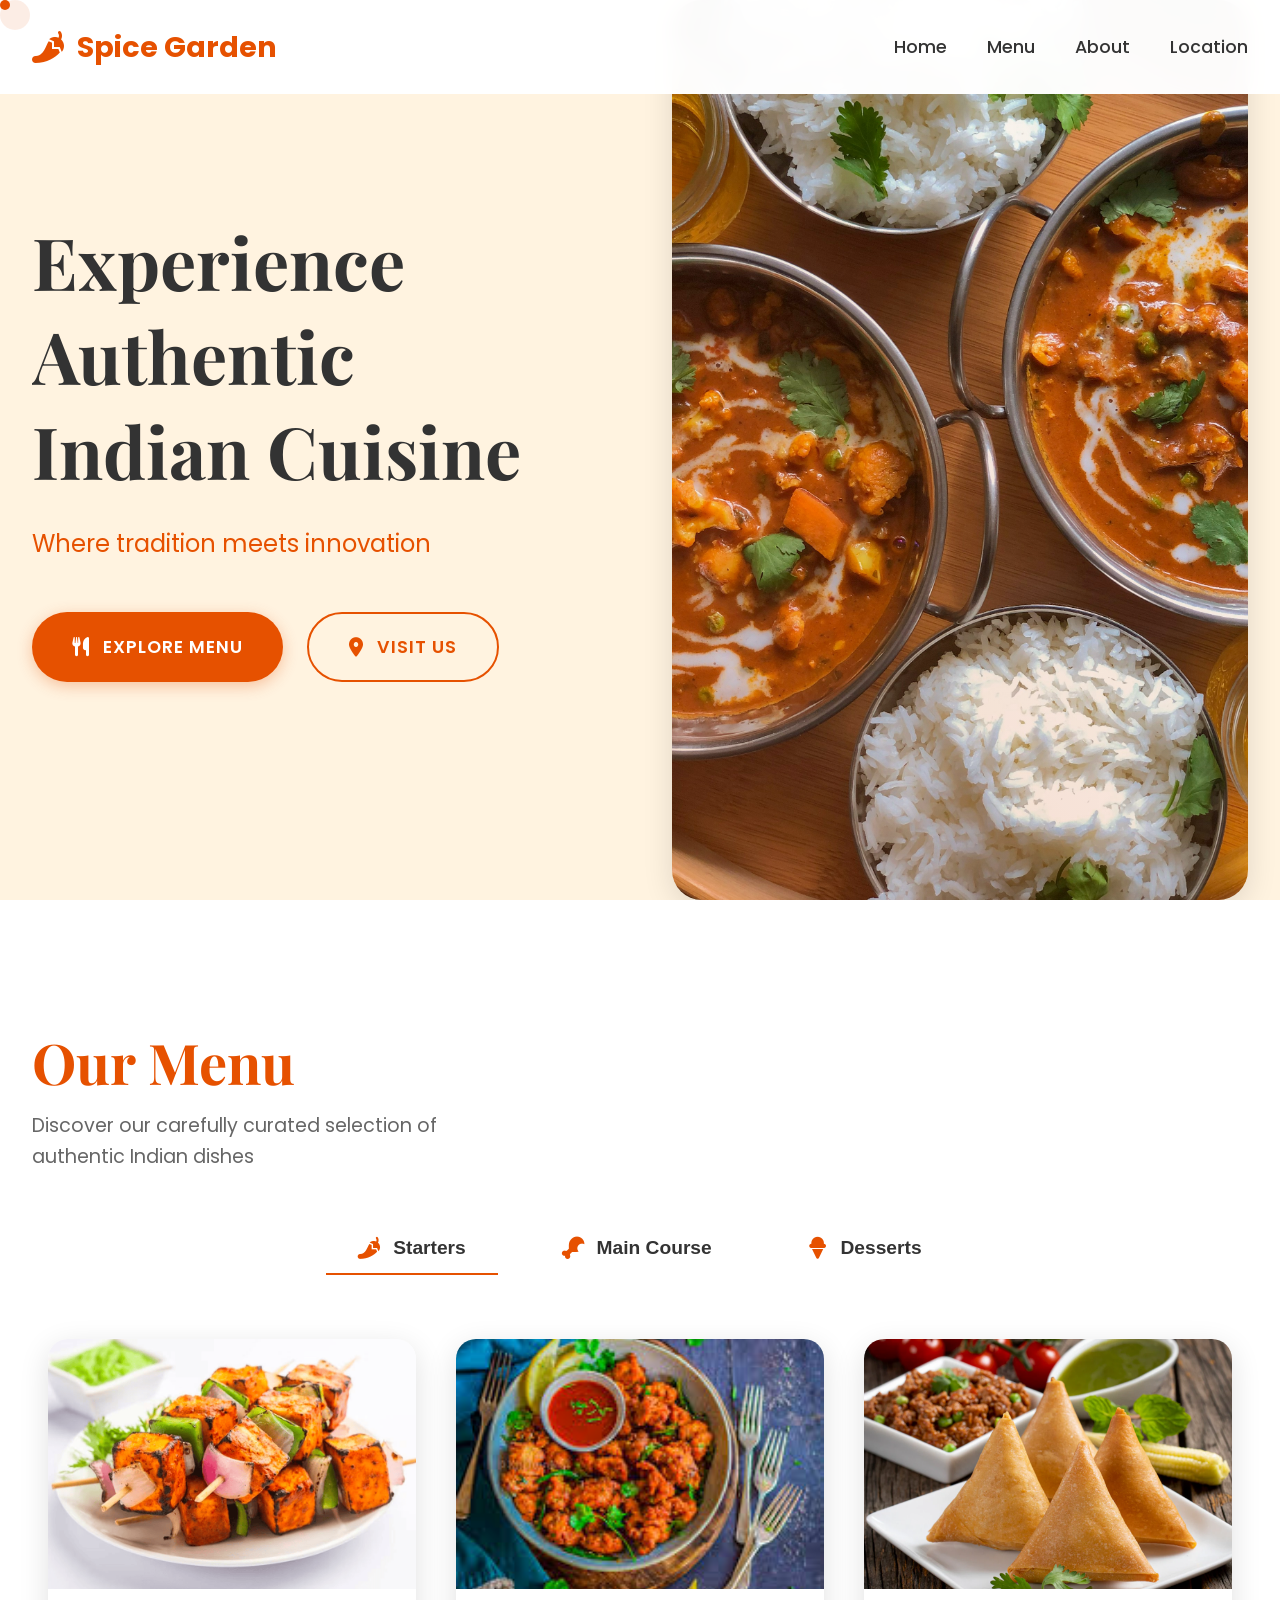
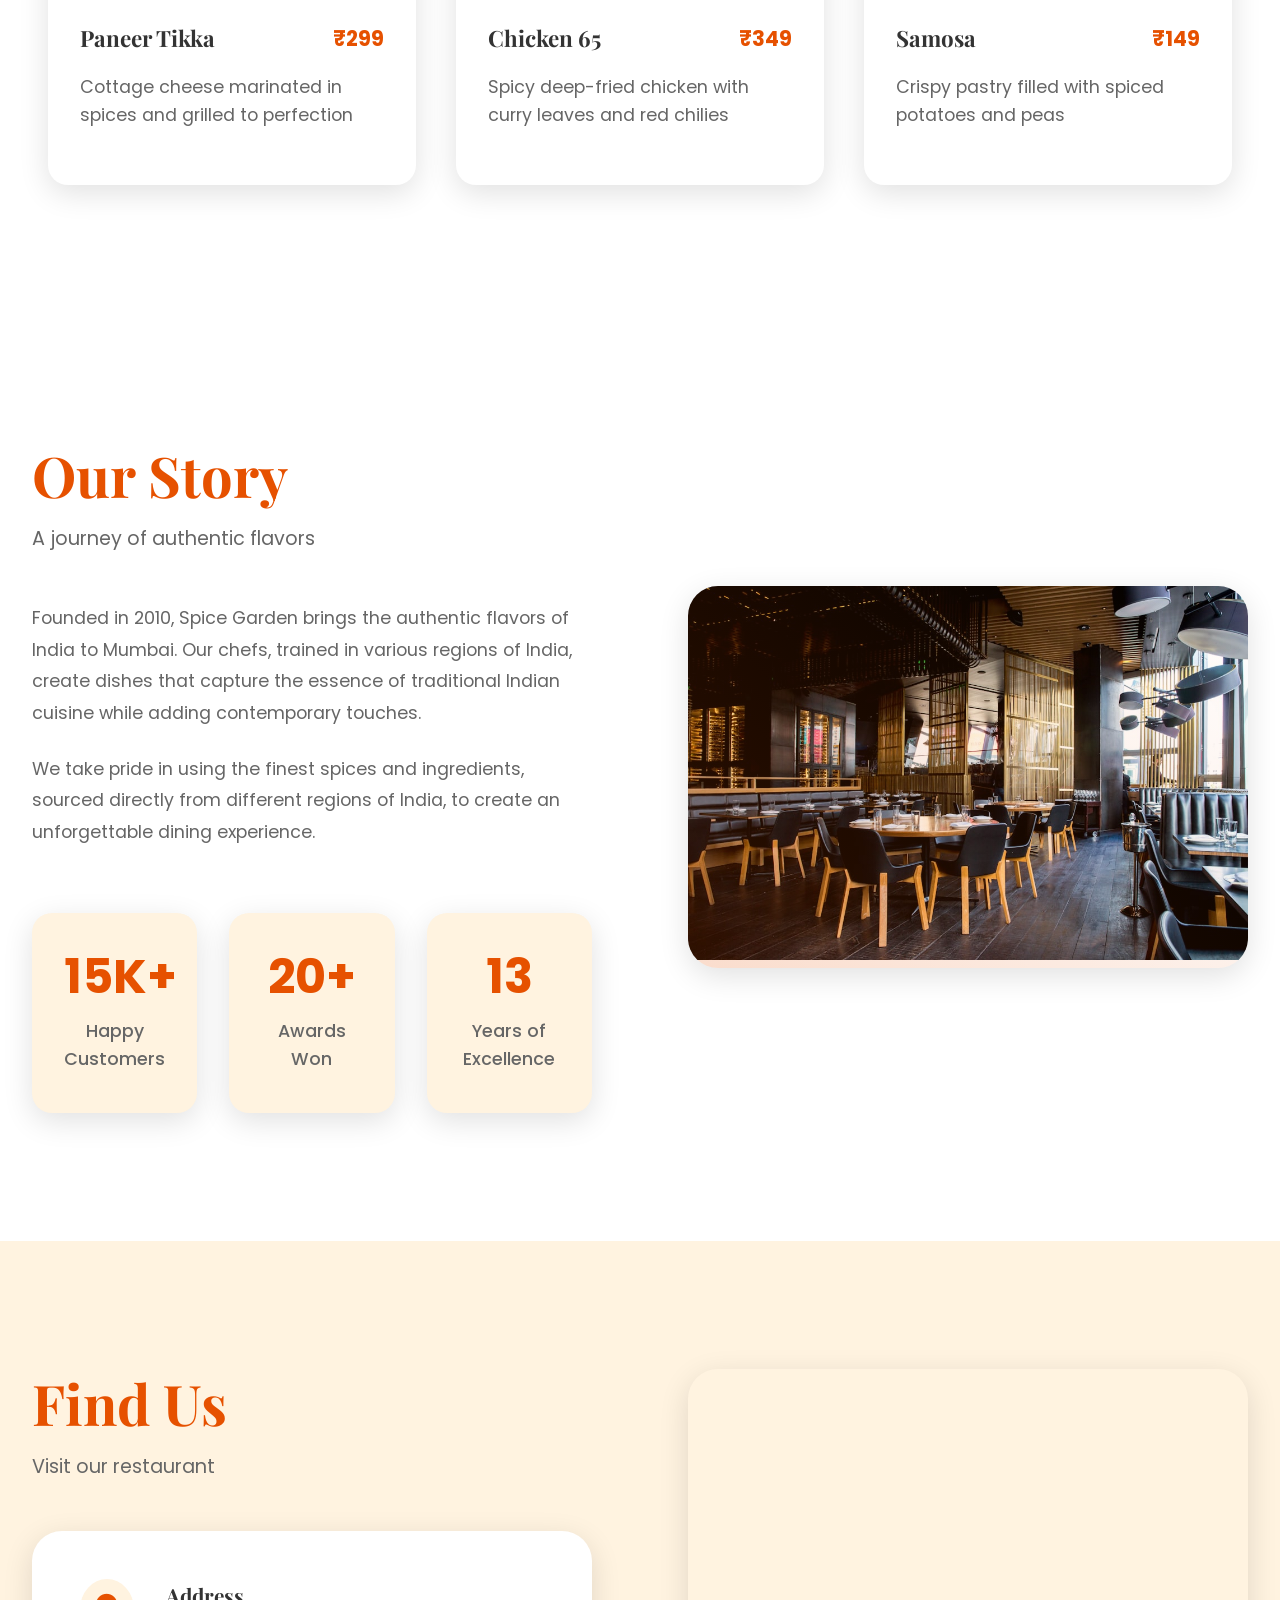
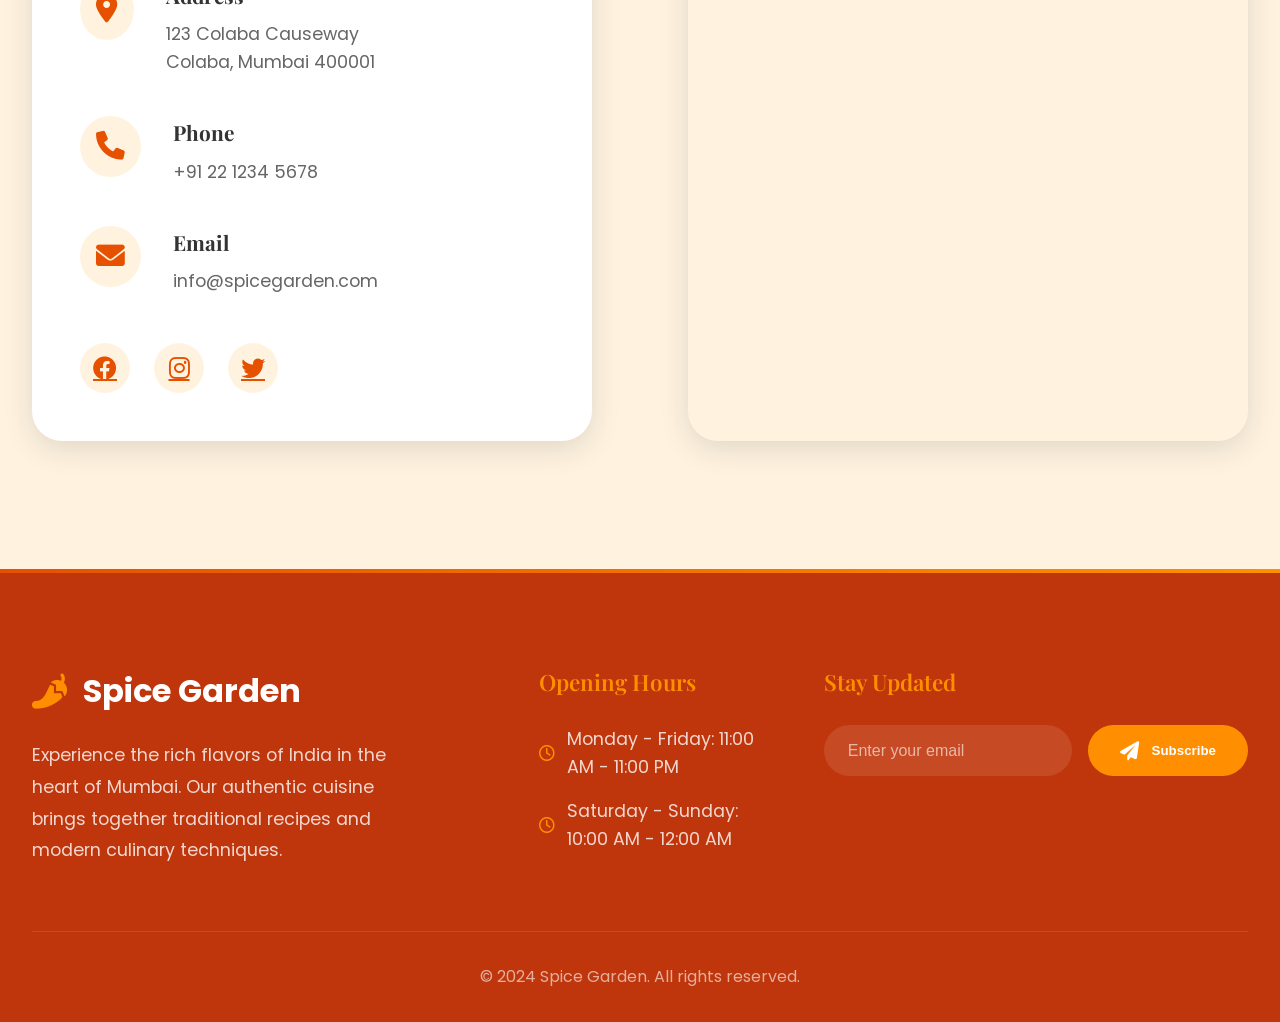
<file: index.html>
<!DOCTYPE html>
<html lang="en">
<head>
    <meta charset="UTF-8">
    <meta name="viewport" content="width=device-width, initial-scale=1.0">
    <title>Spice Garden - Authentic Indian Cuisine</title>
    <link rel="stylesheet" href="style.css">
    <link rel="stylesheet" href="https://cdnjs.cloudflare.com/ajax/libs/font-awesome/6.0.0/css/all.min.css">
    <link href="https://fonts.googleapis.com/css2?family=Poppins:wght@300;400;500;600;700&family=Playfair+Display:wght@400;500;600;700&display=swap" rel="stylesheet">
</head>
<body>
    <div class="cursor"></div>
    <div class="cursor-follower"></div>

    <nav class="navbar">
        <div class="nav-brand">
            <i class="fas fa-pepper-hot"></i>
            <span>Spice Garden</span>
        </div>
        <div class="nav-toggle">
            <span></span>
            <span></span>
            <span></span>
        </div>
        <div class="nav-menu">
            <ul class="nav-links">
                <li><a href="#home" class="nav-link">Home</a></li>
                <li><a href="#menu" class="nav-link">Menu</a></li>
                <li><a href="#about" class="nav-link">About</a></li>
                <li><a href="#location" class="nav-link">Location</a></li>
            </ul>
        </div>
    </nav>

    <main>
        <section id="home" class="hero-section">
            <div class="hero-content">
                <h1 class="hero-title">
                    <span class="line">Experience</span>
                    <span class="line">Authentic</span>
                    <span class="line">Indian Cuisine</span>
                </h1>
                <p class="hero-subtitle">Where tradition meets innovation</p>
                <div class="hero-cta">
                    <a href="#menu" class="btn primary-btn">
                        <i class="fas fa-utensils"></i>
                        Explore Menu
                    </a>
                    <a href="#location" class="btn secondary-btn">
                        <i class="fas fa-map-marker-alt"></i>
                        Visit Us
                    </a>
                </div>
            </div>
            <div class="hero-image">
                <img src="images/hero-banner.jpg" alt="Indian Cuisine">
            </div>
        </section>

        <section id="menu" class="menu-section">
            <div class="section-header">
                <h2>Our Menu</h2>
                <p>Discover our carefully curated selection of authentic Indian dishes</p>
            </div>
            
            <div class="menu-categories">
                <div class="category-tabs">
                    <button class="tab-btn active" data-category="starters">
                        <i class="fas fa-pepper-hot"></i>
                        <span>Starters</span>
                    </button>
                    <button class="tab-btn" data-category="main">
                        <i class="fas fa-drumstick-bite"></i>
                        <span>Main Course</span>
                    </button>
                    <button class="tab-btn" data-category="desserts">
                        <i class="fas fa-ice-cream"></i>
                        <span>Desserts</span>
                    </button>
                </div>

                <div class="menu-grid">
                    <div class="menu-category active" id="starters">
                        <div class="menu-item">
                            <div class="item-image">
                                <img src="images/paneer-tikka.png" alt="Paneer Tikka">
                            </div>
                            <div class="item-content">
                                <div class="item-header">
                                    <h3>Paneer Tikka</h3>
                                    <span class="price">₹299</span>
                                </div>
                                <p class="description">Cottage cheese marinated in spices and grilled to perfection</p>
                            </div>
                        </div>
                        <div class="menu-item">
                            <div class="item-image">
                                <img src="images/chicken-65.jpeg" alt="Chicken 65">
                            </div>
                            <div class="item-content">
                                <div class="item-header">
                                    <h3>Chicken 65</h3>
                                    <span class="price">₹349</span>
                                </div>
                                <p class="description">Spicy deep-fried chicken with curry leaves and red chilies</p>
                            </div>
                        </div>
                        <div class="menu-item">
                            <div class="item-image">
                                <img src="images/samosa.webp" alt="Samosa">
                            </div>
                            <div class="item-content">
                                <div class="item-header">
                                    <h3>Samosa</h3>
                                    <span class="price">₹149</span>
                                </div>
                                <p class="description">Crispy pastry filled with spiced potatoes and peas</p>
                            </div>
                        </div>
                    </div>

                    <div class="menu-category" id="main">
                        <div class="menu-item">
                            <div class="item-image">
                                <img src="images/butter-chicken.jpg" alt="Butter Chicken">
                            </div>
                            <div class="item-content">
                                <div class="item-header">
                                    <h3>Butter Chicken</h3>
                                    <span class="price">₹499</span>
                                </div>
                                <p class="description">Tender chicken in a rich tomato and butter gravy</p>
                            </div>
                        </div>
                        <div class="menu-item">
                            <div class="item-image">
                                <img src="images/paneer-makhani.jpg" alt="Paneer Makhani">
                            </div>
                            <div class="item-content">
                                <div class="item-header">
                                    <h3>Paneer Makhani</h3>
                                    <span class="price">₹399</span>
                                </div>
                                <p class="description">Cottage cheese in a creamy tomato and cashew gravy</p>
                            </div>
                        </div>
                        <div class="menu-item">
                            <div class="item-image">
                                <img src="images/biryani.jpg" alt="Biryani">
                            </div>
                            <div class="item-content">
                                <div class="item-header">
                                    <h3>Biryani</h3>
                                    <span class="price">₹449</span>
                                </div>
                                <p class="description">Fragrant basmati rice cooked with spices and choice of meat</p>
                            </div>
                        </div>
                    </div>

                    <div class="menu-category" id="desserts">
                        <div class="menu-item">
                            <div class="item-image">
                                <img src="images/gulab-jamun.jpg" alt="Gulab Jamun">
                            </div>
                            <div class="item-content">
                                <div class="item-header">
                                    <h3>Gulab Jamun</h3>
                                    <span class="price">₹199</span>
                                </div>
                                <p class="description">Sweet milk solids dumplings in sugar syrup</p>
                            </div>
                        </div>
                        <div class="menu-item">
                            <div class="item-image">
                                <img src="images/kheer.jpeg" alt="Kheer">
                            </div>
                            <div class="item-content">
                                <div class="item-header">
                                    <h3>Kheer</h3>
                                    <span class="price">₹179</span>
                                </div>
                                <p class="description">Traditional rice pudding with nuts and saffron</p>
                            </div>
                        </div>
                        <div class="menu-item">
                            <div class="item-image">
                                <img src="images/rasmalai.jpg" alt="Rasmalai">
                            </div>
                            <div class="item-content">
                                <div class="item-header">
                                    <h3>Rasmalai</h3>
                                    <span class="price">₹249</span>
                                </div>
                                <p class="description">Cottage cheese dumplings in sweetened milk</p>
                            </div>
                        </div>
                    </div>
                </div>
            </div>
        </section>

        <section id="about" class="about-section">
            <div class="about-grid">
                <div class="about-content">
                    <div class="section-header">
                        <h2>Our Story</h2>
                        <p>A journey of authentic flavors</p>
                    </div>
                    <div class="about-text">
                        <p>Founded in 2010, Spice Garden brings the authentic flavors of India to Mumbai. Our chefs, trained in various regions of India, create dishes that capture the essence of traditional Indian cuisine while adding contemporary touches.</p>
                        <p>We take pride in using the finest spices and ingredients, sourced directly from different regions of India, to create an unforgettable dining experience.</p>
                    </div>
                    <div class="stats-grid">
                        <div class="stat-item">
                            <span class="stat-number">15K+</span>
                            <span class="stat-label">Happy Customers</span>
                        </div>
                        <div class="stat-item">
                            <span class="stat-number">20+</span>
                            <span class="stat-label">Awards Won</span>
                        </div>
                        <div class="stat-item">
                            <span class="stat-number">13</span>
                            <span class="stat-label">Years of Excellence</span>
                        </div>
                    </div>
                </div>
                <div class="about-image">
                    <img src="images/about-interior.jpg" alt="Restaurant Interior">
                </div>
            </div>
        </section>

        <section id="location" class="location-section">
            <div class="location-grid">
                <div class="location-info">
                    <div class="section-header">
                        <h2>Find Us</h2>
                        <p>Visit our restaurant</p>
                    </div>
                    <div class="address-card">
                        <div class="address-item">
                            <i class="fas fa-map-marker-alt"></i>
                            <div>
                                <h3>Address</h3>
                                <p>123 Colaba Causeway</p>
                                <p>Colaba, Mumbai 400001</p>
                            </div>
                        </div>
                        <div class="address-item">
                            <i class="fas fa-phone"></i>
                            <div>
                                <h3>Phone</h3>
                                <p>+91 22 1234 5678</p>
                            </div>
                        </div>
                        <div class="address-item">
                            <i class="fas fa-envelope"></i>
                            <div>
                                <h3>Email</h3>
                                <p>info@spicegarden.com</p>
                            </div>
                        </div>
                        <div class="social-links">
                            <a href="#" class="social-link" aria-label="Facebook"><i class="fab fa-facebook"></i></a>
                            <a href="#" class="social-link" aria-label="Instagram"><i class="fab fa-instagram"></i></a>
                            <a href="#" class="social-link" aria-label="Twitter"><i class="fab fa-twitter"></i></a>
                        </div>
                    </div>
                </div>
                <div class="map-container">
                    <iframe 
                        src="https://www.google.com/maps/embed?pb=!1m18!1m12!1m3!1d60320.65593189405!2d72.8179739!3d18.9219841!2m3!1f0!2f0!3f0!3m2!1i1024!2i768!4f13.1!3m3!1m2!1s0x3be7d1c06fffffff%3A0xc0290485a4d80f97!2sColaba%2C%20Mumbai%2C%20Maharashtra!5e0!3m2!1sen!2sin!4v1709912345678!5m2!1sen!2sin" 
                        width="100%" 
                        height="100%" 
                        style="border:0;" 
                        allowfullscreen="" 
                        loading="lazy"
                        title="Restaurant Location">
                    </iframe>
                </div>
            </div>
        </section>
    </main>

    <footer class="footer">
        <div class="footer-grid">
            <div class="footer-info">
                <div class="footer-brand">
                    <i class="fas fa-pepper-hot"></i>
                    <span>Spice Garden</span>
                </div>
                <p>Experience the rich flavors of India in the heart of Mumbai. Our authentic cuisine brings together traditional recipes and modern culinary techniques.</p>
            </div>
            <div class="footer-hours">
                <h3>Opening Hours</h3>
                <ul>
                    <li><i class="far fa-clock"></i>Monday - Friday: 11:00 AM - 11:00 PM</li>
                    <li><i class="far fa-clock"></i>Saturday - Sunday: 10:00 AM - 12:00 AM</li>
                </ul>
            </div>
            <div class="footer-newsletter">
                <h3>Stay Updated</h3>
                <form class="newsletter-form">
                    <input type="email" placeholder="Enter your email" required>
                    <button type="submit">
                        <i class="fas fa-paper-plane"></i>
                        Subscribe
                    </button>
                </form>
            </div>
        </div>
        <div class="footer-bottom">
            <p>&copy; 2024 Spice Garden. All rights reserved.</p>
        </div>
    </footer>

    <script>
        document.addEventListener('DOMContentLoaded', function() {
            // Menu tabs functionality
            const tabButtons = document.querySelectorAll('.tab-btn');
            const menuCategories = document.querySelectorAll('.menu-category');

            tabButtons.forEach(button => {
                button.addEventListener('click', () => {
                    tabButtons.forEach(btn => btn.classList.remove('active'));
                    menuCategories.forEach(category => category.classList.remove('active'));

                    button.classList.add('active');
                    const categoryId = button.getAttribute('data-category');
                    document.getElementById(categoryId).classList.add('active');
                });
            });

            // Custom cursor
            const cursor = document.querySelector('.cursor');
            const cursorFollower = document.querySelector('.cursor-follower');

            document.addEventListener('mousemove', (e) => {
                cursor.style.left = e.clientX + 'px';
                cursor.style.top = e.clientY + 'px';
                
                setTimeout(() => {
                    cursorFollower.style.left = e.clientX + 'px';
                    cursorFollower.style.top = e.clientY + 'px';
                }, 100);
            });

            // Mobile menu toggle
            const navToggle = document.querySelector('.nav-toggle');
            const navMenu = document.querySelector('.nav-menu');

            navToggle.addEventListener('click', () => {
                navToggle.classList.toggle('active');
                navMenu.classList.toggle('active');
            });

            // Smooth scroll
            document.querySelectorAll('a[href^="#"]').forEach(anchor => {
                anchor.addEventListener('click', function (e) {
                    e.preventDefault();
                    document.querySelector(this.getAttribute('href')).scrollIntoView({
                        behavior: 'smooth'
                    });
                });
            });
        });
    </script>
</body>
</html>
</file>
<file: style.css>
/* Reset and Base Styles */
* {
    margin: 0;
    padding: 0;
    box-sizing: border-box;
    cursor: none;
}

:root {
    --primary-color: #e65100;
    --secondary-color: #ff8f00;
    --accent-color: #ff6f00;
    --text-color: #333;
    --light-bg: #fff3e0;
    --dark-bg: #bf360c;
    --card-shadow: 0 8px 30px rgba(0, 0, 0, 0.12);
    --transition: all 0.3s cubic-bezier(0.4, 0, 0.2, 1);
}

body {
    font-family: 'Poppins', sans-serif;
    line-height: 1.6;
    color: var(--text-color);
    background-color: var(--light-bg);
    overflow-x: hidden;
}

h1, h2, h3, h4 {
    font-family: 'Playfair Display', serif;
}

/* Navigation */
.navbar {
    position: fixed;
    top: 0;
    left: 0;
    width: 100%;
    padding: 1.5rem 2rem;
    display: flex;
    justify-content: space-between;
    align-items: center;
    z-index: 1000;
    background: rgba(255, 255, 255, 0.98);
    backdrop-filter: blur(10px);
}

.nav-brand {
    display: flex;
    align-items: center;
    gap: 0.8rem;
    font-size: 1.8rem;
    font-weight: 700;
    color: var(--primary-color);
}

.nav-brand i {
    font-size: 2rem;
}

.nav-toggle {
    display: none;
    flex-direction: column;
    gap: 6px;
    cursor: pointer;
}

.nav-toggle span {
    width: 30px;
    height: 2px;
    background: var(--primary-color);
    transition: var(--transition);
}

.nav-links {
    display: flex;
    gap: 2.5rem;
    list-style: none;
}

.nav-link {
    text-decoration: none;
    color: var(--text-color);
    font-weight: 500;
    font-size: 1.1rem;
    position: relative;
    padding: 0.5rem 0;
}

.nav-link::after {
    content: '';
    position: absolute;
    bottom: 0;
    left: 0;
    width: 0;
    height: 2px;
    background: var(--primary-color);
    transition: var(--transition);
}

.nav-link:hover::after {
    width: 100%;
}

/* Welcome Banner */
.welcome-banner {
    height: 100vh;
    background: linear-gradient(rgba(0, 0, 0, 0.6), rgba(0, 0, 0, 0.6)),
                url('images/hero-banner.jpg');
    background-size: cover;
    background-position: center;
    background-attachment: fixed;
    display: flex;
    align-items: center;
    justify-content: center;
    text-align: center;
    color: white;
    position: relative;
}

.welcome-banner::before {
    content: '';
    position: absolute;
    top: 0;
    left: 0;
    right: 0;
    bottom: 0;
    background: url('data:image/svg+xml,<svg width="20" height="20" viewBox="0 0 20 20" xmlns="http://www.w3.org/2000/svg"><path d="M0 0h20v20H0V0zm10 10l5-5H5l5 5z" fill="rgba(255,255,255,0.1)"/></svg>') repeat;
    opacity: 0.1;
}

.banner-content {
    max-width: 800px;
    padding: 2rem;
    position: relative;
    z-index: 1;
}

.elegant-title {
    font-size: 5rem;
    margin-bottom: 1.5rem;
    text-shadow: 2px 2px 4px rgba(0, 0, 0, 0.5);
    animation: fadeInDown 1s ease;
    color: #fff;
    letter-spacing: 2px;
}

.tagline {
    font-size: 1.8rem;
    font-style: italic;
    margin-bottom: 3rem;
    animation: fadeInUp 1s ease;
    font-weight: 300;
}

.banner-buttons {
    display: flex;
    gap: 1rem;
    justify-content: center;
    animation: fadeIn 1.5s ease;
}

.btn {
    padding: 1.2rem 2.5rem;
    border-radius: 50px;
    text-decoration: none;
    font-weight: 600;
    transition: var(--transition);
    text-transform: uppercase;
    letter-spacing: 1px;
    font-size: 1.1rem;
}

.primary-btn {
    background-color: var(--primary-color);
    color: white;
    box-shadow: 0 4px 15px rgba(230, 81, 0, 0.3);
}

.secondary-btn {
    background-color: transparent;
    color: white;
    border: 2px solid white;
    backdrop-filter: blur(5px);
}

.btn:hover {
    transform: translateY(-5px);
    box-shadow: 0 8px 25px rgba(0, 0, 0, 0.3);
}

/* Menu Section */
.menu-section {
    padding: 8rem 2rem;
    background: white;
}

.menu-categories {
    max-width: 1400px;
    margin: 0 auto;
}

.category-tabs {
    display: flex;
    justify-content: center;
    gap: 2rem;
    margin-bottom: 4rem;
}

.tab-btn {
    padding: 1rem 2rem;
    border: none;
    background: transparent;
    font-size: 1.2rem;
    font-weight: 600;
    color: var(--text-color);
    display: flex;
    align-items: center;
    gap: 0.8rem;
    transition: var(--transition);
    position: relative;
}

.tab-btn i {
    font-size: 1.4rem;
    color: var(--primary-color);
}

.tab-btn::after {
    content: '';
    position: absolute;
    bottom: 0;
    left: 0;
    width: 0;
    height: 2px;
    background: var(--primary-color);
    transition: var(--transition);
}

.tab-btn:hover::after,
.tab-btn.active::after {
    width: 100%;
}

.menu-grid {
    display: grid;
    grid-template-columns: repeat(auto-fit, minmax(350px, 1fr));
    gap: 2.5rem;
    padding: 0 1rem;
}

.menu-category {
    display: none;
    opacity: 0;
    transform: translateY(20px);
    transition: opacity 0.3s ease, transform 0.3s ease;
}

.menu-category.active {
    display: grid;
    grid-template-columns: repeat(auto-fit, minmax(350px, 1fr));
    gap: 2.5rem;
    opacity: 1;
    transform: translateY(0);
}

.menu-item {
    background: white;
    border-radius: 20px;
    overflow: hidden;
    box-shadow: var(--card-shadow);
    transition: var(--transition);
    height: 100%;
    display: flex;
    flex-direction: column;
}

.menu-item:hover {
    transform: translateY(-10px);
}

.item-image {
    position: relative;
    height: 250px;
    overflow: hidden;
}

.item-image img {
    width: 100%;
    height: 100%;
    object-fit: cover;
    transition: var(--transition);
}

.menu-item:hover .item-image img {
    transform: scale(1.1);
}

.item-content {
    padding: 2rem;
    flex-grow: 1;
    display: flex;
    flex-direction: column;
}

.item-header {
    display: flex;
    justify-content: space-between;
    align-items: center;
    margin-bottom: 1rem;
}

.item-header h3 {
    font-size: 1.4rem;
    color: var(--text-color);
    margin: 0;
}

.price {
    font-size: 1.3rem;
    color: var(--primary-color);
    font-weight: 700;
}

.description {
    color: #666;
    margin-bottom: 1.5rem;
    line-height: 1.6;
    font-size: 1.1rem;
}

.badge {
    display: inline-flex;
    align-items: center;
    padding: 0.6rem 1.2rem;
    border-radius: 50px;
    font-size: 0.9rem;
    font-weight: 500;
    margin-top: auto;
    box-shadow: 0 2px 10px rgba(0, 0, 0, 0.1);
}

.badge i {
    margin-right: 0.5rem;
}

.badge.recommended {
    background: #FFE8E8;
    color: #FF6B6B;
}

.badge.popular {
    background: #FFF3E0;
    color: #FF9800;
}

.badge.signature {
    background: #E3F2FD;
    color: #2196F3;
}

/* About Section */
.about-section {
    padding: 8rem 2rem;
    background: white;
    position: relative;
    overflow: hidden;
}

.about-grid {
    display: grid;
    grid-template-columns: 1fr 1fr;
    gap: 6rem;
    max-width: 1400px;
    margin: 0 auto;
    align-items: center;
}

.about-content {
    position: relative;
    z-index: 2;
}

.section-header {
    text-align: left;
    margin-bottom: 3rem;
}

.section-header h2 {
    font-family: 'Playfair Display', serif;
    font-size: 3.5rem;
    color: var(--primary-color);
    margin-bottom: 1rem;
    line-height: 1.2;
}

.section-header p {
    font-size: 1.2rem;
    color: #666;
    max-width: 500px;
}

.about-text {
    margin-bottom: 4rem;
}

.about-text p {
    font-size: 1.1rem;
    color: #666;
    margin-bottom: 1.5rem;
    line-height: 1.8;
}

.about-text p:last-child {
    margin-bottom: 0;
}

.stats-grid {
    display: grid;
    grid-template-columns: repeat(3, 1fr);
    gap: 2rem;
}

.stat-item {
    text-align: center;
    padding: 2.5rem 2rem;
    background: var(--light-bg);
    border-radius: 20px;
    transition: var(--transition);
    box-shadow: var(--card-shadow);
    position: relative;
    overflow: hidden;
}

.stat-item::before {
    content: '';
    position: absolute;
    top: 0;
    left: 0;
    width: 100%;
    height: 4px;
    background: var(--primary-color);
    transform: scaleX(0);
    transform-origin: left;
    transition: transform 0.3s ease;
}

.stat-item:hover {
    transform: translateY(-10px);
}

.stat-item:hover::before {
    transform: scaleX(1);
}

.stat-number {
    display: block;
    font-size: 3rem;
    font-weight: 700;
    color: var(--primary-color);
    margin-bottom: 1rem;
    line-height: 1;
}

.stat-label {
    font-size: 1.1rem;
    color: #666;
    font-weight: 500;
}

.about-image {
    position: relative;
    border-radius: 30px;
    overflow: hidden;
    box-shadow: var(--card-shadow);
}

.about-image::before {
    content: '';
    position: absolute;
    top: 0;
    left: 0;
    right: 0;
    bottom: 0;
    background: linear-gradient(45deg, rgba(230, 81, 0, 0.2), transparent);
    z-index: 1;
}

.about-image img {
    width: 100%;
    height: 100%;
    object-fit: cover;
    transition: transform 0.5s ease;
}

.about-image:hover img {
    transform: scale(1.05);
}

@media (max-width: 1024px) {
    .about-grid {
        grid-template-columns: 1fr;
        gap: 4rem;
    }

    .about-content {
        order: 2;
    }

    .about-image {
        order: 1;
        max-width: 800px;
        margin: 0 auto;
    }

    .section-header {
        text-align: center;
    }

    .section-header p {
        margin: 0 auto;
    }
}

@media (max-width: 768px) {
    .about-section {
        padding: 6rem 2rem;
    }

    .section-header h2 {
        font-size: 2.8rem;
    }

    .stats-grid {
        grid-template-columns: 1fr;
        gap: 1.5rem;
    }

    .stat-item {
        padding: 2rem;
    }

    .stat-number {
        font-size: 2.5rem;
    }
}

@media (max-width: 480px) {
    .about-section {
        padding: 4rem 1rem;
    }

    .section-header h2 {
        font-size: 2.2rem;
    }

    .about-text p {
        font-size: 1rem;
    }

    .stat-item {
        padding: 1.5rem;
    }

    .stat-number {
        font-size: 2rem;
    }

    .stat-label {
        font-size: 1rem;
    }
}

/* Location Section */
.location-section {
    padding: 8rem 2rem;
    background: var(--light-bg);
    position: relative;
    overflow: hidden;
}

.location-grid {
    display: grid;
    grid-template-columns: 1fr 1fr;
    gap: 6rem;
    max-width: 1400px;
    margin: 0 auto;
    align-items: center;
}

.location-info {
    position: relative;
    z-index: 2;
}

.section-header {
    text-align: left;
    margin-bottom: 3rem;
}

.section-header h2 {
    font-family: 'Playfair Display', serif;
    font-size: 3.5rem;
    color: var(--primary-color);
    margin-bottom: 1rem;
    line-height: 1.2;
}

.section-header p {
    font-size: 1.2rem;
    color: #666;
    max-width: 500px;
}

.address-card {
    background: white;
    padding: 3rem;
    border-radius: 30px;
    box-shadow: var(--card-shadow);
    transition: var(--transition);
}

.address-card:hover {
    transform: translateY(-10px);
}

.address-item {
    display: flex;
    gap: 2rem;
    margin-bottom: 2.5rem;
    align-items: flex-start;
}

.address-item:last-child {
    margin-bottom: 0;
}

.address-item i {
    font-size: 1.8rem;
    color: var(--primary-color);
    background: var(--light-bg);
    padding: 1rem;
    border-radius: 50%;
    transition: var(--transition);
}

.address-item:hover i {
    transform: scale(1.1);
    background: var(--primary-color);
    color: white;
}

.address-item h3 {
    font-size: 1.3rem;
    color: var(--text-color);
    margin-bottom: 0.5rem;
}

.address-item p {
    color: #666;
    font-size: 1.1rem;
    line-height: 1.6;
}

.social-links {
    display: flex;
    gap: 1.5rem;
    margin-top: 3rem;
}

.social-link {
    color: var(--primary-color);
    font-size: 1.5rem;
    transition: var(--transition);
    background: var(--light-bg);
    width: 50px;
    height: 50px;
    display: flex;
    align-items: center;
    justify-content: center;
    border-radius: 50%;
}

.social-link:hover {
    color: white;
    background: var(--primary-color);
    transform: translateY(-5px);
}

.map-container {
    position: relative;
    height: 100%;
    min-height: 600px;
    border-radius: 30px;
    overflow: hidden;
    box-shadow: var(--card-shadow);
}

.map-container iframe {
    width: 100%;
    height: 100%;
    border: none;
    filter: grayscale(0.2);
    transition: var(--transition);
}

.map-container:hover iframe {
    filter: grayscale(0);
}

@media (max-width: 1024px) {
    .location-grid {
        grid-template-columns: 1fr;
        gap: 4rem;
    }

    .location-info {
        order: 2;
    }

    .map-container {
        order: 1;
        min-height: 400px;
        max-width: 800px;
        margin: 0 auto;
    }

    .section-header {
        text-align: center;
    }

    .section-header p {
        margin: 0 auto;
    }
}

@media (max-width: 768px) {
    .location-section {
        padding: 6rem 2rem;
    }

    .section-header h2 {
        font-size: 2.8rem;
    }

    .address-card {
        padding: 2rem;
    }

    .address-item {
        gap: 1.5rem;
        margin-bottom: 2rem;
    }

    .address-item i {
        font-size: 1.5rem;
        padding: 0.8rem;
    }

    .address-item h3 {
        font-size: 1.2rem;
    }

    .address-item p {
        font-size: 1rem;
    }

    .social-link {
        width: 45px;
        height: 45px;
        font-size: 1.3rem;
    }
}

@media (max-width: 480px) {
    .location-section {
        padding: 4rem 1rem;
    }

    .section-header h2 {
        font-size: 2.2rem;
    }

    .address-card {
        padding: 1.5rem;
    }

    .address-item {
        gap: 1rem;
        margin-bottom: 1.5rem;
    }

    .address-item i {
        font-size: 1.3rem;
        padding: 0.7rem;
    }

    .social-links {
        justify-content: center;
    }
}

/* Footer */
.footer {
    background: var(--dark-bg);
    color: white;
    padding: 6rem 2rem 2rem;
    position: relative;
    overflow: hidden;
}

.footer::before {
    content: '';
    position: absolute;
    top: 0;
    left: 0;
    right: 0;
    height: 4px;
    background: linear-gradient(to right, var(--primary-color), var(--secondary-color));
}

.footer-grid {
    display: grid;
    grid-template-columns: 2fr 1fr 1fr;
    gap: 4rem;
    max-width: 1400px;
    margin: 0 auto;
}

.footer-info {
    position: relative;
    z-index: 2;
}

.footer-brand {
    display: flex;
    align-items: center;
    gap: 1rem;
    font-size: 2rem;
    font-weight: 700;
    margin-bottom: 1.5rem;
}

.footer-brand i {
    font-size: 2.2rem;
    color: var(--secondary-color);
}

.footer-info p {
    color: rgba(255, 255, 255, 0.8);
    font-size: 1.1rem;
    line-height: 1.8;
    max-width: 400px;
}

.footer-hours h3,
.footer-newsletter h3 {
    font-size: 1.4rem;
    color: var(--secondary-color);
    margin-bottom: 1.5rem;
    font-weight: 600;
}

.footer-hours ul {
    list-style: none;
}

.footer-hours li {
    color: rgba(255, 255, 255, 0.8);
    margin-bottom: 1rem;
    font-size: 1.1rem;
    display: flex;
    align-items: center;
    gap: 0.8rem;
}

.footer-hours li:last-child {
    margin-bottom: 0;
}

.footer-hours li i {
    color: var(--secondary-color);
    font-size: 1rem;
}

.newsletter-form {
    display: flex;
    gap: 1rem;
    margin-top: 1rem;
}

.newsletter-form input {
    flex: 1;
    padding: 1rem 1.5rem;
    border: none;
    border-radius: 50px;
    font-size: 1rem;
    background: rgba(255, 255, 255, 0.1);
    color: white;
    transition: var(--transition);
}

.newsletter-form input::placeholder {
    color: rgba(255, 255, 255, 0.6);
}

.newsletter-form input:focus {
    outline: none;
    background: rgba(255, 255, 255, 0.15);
}

.newsletter-form button {
    padding: 1rem 2rem;
    background: var(--secondary-color);
    color: white;
    border: none;
    border-radius: 50px;
    font-weight: 600;
    cursor: pointer;
    transition: var(--transition);
    display: flex;
    align-items: center;
    gap: 0.8rem;
}

.newsletter-form button i {
    font-size: 1.2rem;
}

.newsletter-form button:hover {
    background: var(--primary-color);
    transform: translateY(-3px);
}

.footer-bottom {
    text-align: center;
    margin-top: 4rem;
    padding-top: 2rem;
    border-top: 1px solid rgba(255, 255, 255, 0.1);
    color: rgba(255, 255, 255, 0.6);
    font-size: 1rem;
}

@media (max-width: 1024px) {
    .footer-grid {
        grid-template-columns: 1fr 1fr;
        gap: 3rem;
    }

    .footer-info {
        grid-column: 1 / -1;
        text-align: center;
    }

    .footer-info p {
        margin: 0 auto;
    }

    .footer-brand {
        justify-content: center;
    }
}

@media (max-width: 768px) {
    .footer {
        padding: 4rem 2rem 2rem;
    }

    .footer-grid {
        grid-template-columns: 1fr;
        gap: 2.5rem;
    }

    .footer-hours,
    .footer-newsletter {
        text-align: center;
    }

    .footer-hours li {
        justify-content: center;
    }

    .newsletter-form {
        flex-direction: column;
    }

    .newsletter-form button {
        width: 100%;
        justify-content: center;
    }
}

@media (max-width: 480px) {
    .footer {
        padding: 3rem 1rem 1.5rem;
    }

    .footer-brand {
        font-size: 1.8rem;
    }

    .footer-brand i {
        font-size: 2rem;
    }

    .footer-info p {
        font-size: 1rem;
    }

    .footer-hours h3,
    .footer-newsletter h3 {
        font-size: 1.3rem;
    }

    .footer-hours li {
        font-size: 1rem;
    }

    .footer-bottom {
        margin-top: 3rem;
        padding-top: 1.5rem;
        font-size: 0.9rem;
    }
}

/* Animations */
@keyframes fadeInDown {
    from {
        opacity: 0;
        transform: translateY(-20px);
    }
    to {
        opacity: 1;
        transform: translateY(0);
    }
}

@keyframes fadeInUp {
    from {
        opacity: 0;
        transform: translateY(20px);
    }
    to {
        opacity: 1;
        transform: translateY(0);
    }
}

@keyframes fadeIn {
    from {
        opacity: 0;
    }
    to {
        opacity: 1;
    }
}

/* Responsive Design */
@media (max-width: 768px) {
    .navbar {
        padding: 1rem;
    }

    .nav-links {
        gap: 1.5rem;
    }

    .elegant-title {
        font-size: 3.5rem;
    }

    .tagline {
        font-size: 1.4rem;
    }

    .banner-buttons {
        flex-direction: column;
    }

    .menu-grid {
        grid-template-columns: 1fr;
        padding: 0;
    }

    .menu-category.active {
        grid-template-columns: 1fr;
    }

    .item-image {
        height: 200px;
    }

    .item-content {
        padding: 1.5rem;
    }

    .item-header h3 {
        font-size: 1.2rem;
    }

    .price {
        font-size: 1.1rem;
    }

    .description {
        font-size: 1rem;
    }
}

@media (max-width: 480px) {
    .nav-brand {
        font-size: 1.4rem;
    }

    .nav-links {
        font-size: 0.9rem;
        gap: 1rem;
    }

    .elegant-title {
        font-size: 2.8rem;
    }

    .tagline {
        font-size: 1.2rem;
    }

    .section-title {
        font-size: 2rem;
    }

    .btn {
        padding: 1rem 2rem;
        font-size: 1rem;
    }

    .category-tabs {
        flex-direction: column;
        align-items: center;
    }

    .tab-btn {
        width: 100%;
        max-width: 300px;
        justify-content: center;
    }
}

.cursor {
    width: 10px;
    height: 10px;
    background: var(--primary-color);
    border-radius: 50%;
    position: fixed;
    pointer-events: none;
    z-index: 9999;
    transition: transform 0.2s ease;
}

.cursor-follower {
    width: 30px;
    height: 30px;
    background: rgba(230, 81, 0, 0.1);
    border-radius: 50%;
    position: fixed;
    pointer-events: none;
    z-index: 9998;
    transition: transform 0.6s ease, width 0.3s ease, height 0.3s ease;
}

a:hover ~ .cursor,
button:hover ~ .cursor {
    transform: scale(1.5);
}

a:hover ~ .cursor-follower,
button:hover ~ .cursor-follower {
    transform: scale(1.5);
    background: rgba(230, 81, 0, 0.2);
}

.hero-section {
    min-height: 100vh;
    display: grid;
    grid-template-columns: 1fr 1fr;
    align-items: center;
    gap: 4rem;
    padding: 0 2rem;
    background: var(--light-bg);
    position: relative;
    overflow: hidden;
}

.hero-content {
    padding-right: 4rem;
    position: relative;
    z-index: 2;
}

.hero-title {
    font-family: 'Playfair Display', serif;
    font-size: 4.5rem;
    line-height: 1.2;
    margin-bottom: 2rem;
    color: var(--text-color);
}

.hero-title .line {
    display: block;
    overflow: hidden;
    margin-bottom: 0.5rem;
    animation: fadeInUp 0.8s ease forwards;
}

.hero-title .line:nth-child(1) { animation-delay: 0.2s; }
.hero-title .line:nth-child(2) { animation-delay: 0.4s; }
.hero-title .line:nth-child(3) { animation-delay: 0.6s; }

.hero-subtitle {
    font-size: 1.5rem;
    color: var(--primary-color);
    margin-bottom: 3rem;
    opacity: 0;
    animation: fadeInUp 0.8s ease forwards;
    animation-delay: 0.8s;
}

.hero-cta {
    display: flex;
    gap: 1.5rem;
    opacity: 0;
    animation: fadeInUp 0.8s ease forwards;
    animation-delay: 1s;
}

.hero-image {
    position: relative;
    height: 100%;
    min-height: 600px;
    border-radius: 30px;
    overflow: hidden;
    box-shadow: var(--card-shadow);
}

.hero-image::before {
    content: '';
    position: absolute;
    top: 0;
    left: 0;
    right: 0;
    bottom: 0;
    background: linear-gradient(45deg, rgba(230, 81, 0, 0.2), transparent);
    z-index: 1;
}

.hero-image img {
    width: 100%;
    height: 100%;
    object-fit: cover;
    transition: transform 0.5s ease;
}

.hero-image:hover img {
    transform: scale(1.05);
}

.btn {
    padding: 1.2rem 2.5rem;
    border-radius: 50px;
    text-decoration: none;
    font-weight: 600;
    transition: var(--transition);
    text-transform: uppercase;
    letter-spacing: 1px;
    font-size: 1.1rem;
    display: inline-flex;
    align-items: center;
    justify-content: center;
    gap: 0.8rem;
}

.primary-btn {
    background-color: var(--primary-color);
    color: white;
    box-shadow: 0 4px 15px rgba(230, 81, 0, 0.3);
}

.secondary-btn {
    background-color: transparent;
    color: var(--primary-color);
    border: 2px solid var(--primary-color);
}

.btn:hover {
    transform: translateY(-5px);
    box-shadow: 0 8px 25px rgba(0, 0, 0, 0.2);
}

.btn i {
    font-size: 1.2rem;
}

@media (max-width: 1024px) {
    .hero-section {
        grid-template-columns: 1fr;
        text-align: center;
        padding: 8rem 2rem 4rem;
    }

    .hero-content {
        padding-right: 0;
        max-width: 800px;
        margin: 0 auto;
    }

    .hero-cta {
        justify-content: center;
    }

    .hero-image {
        min-height: 400px;
        max-width: 800px;
        margin: 0 auto;
    }
}

@media (max-width: 768px) {
    .hero-title {
        font-size: 3.5rem;
    }

    .hero-subtitle {
        font-size: 1.3rem;
    }

    .hero-cta {
        flex-direction: column;
        align-items: center;
    }

    .btn {
        width: 100%;
        max-width: 300px;
    }
}

@media (max-width: 480px) {
    .hero-section {
        padding: 6rem 1rem 3rem;
    }

    .hero-title {
        font-size: 2.8rem;
    }

    .hero-subtitle {
        font-size: 1.1rem;
    }

    .hero-image {
        min-height: 300px;
    }
}

@keyframes fadeInUp {
    from {
        opacity: 0;
        transform: translateY(30px);
    }
    to {
        opacity: 1;
        transform: translateY(0);
    }
}
</file>
